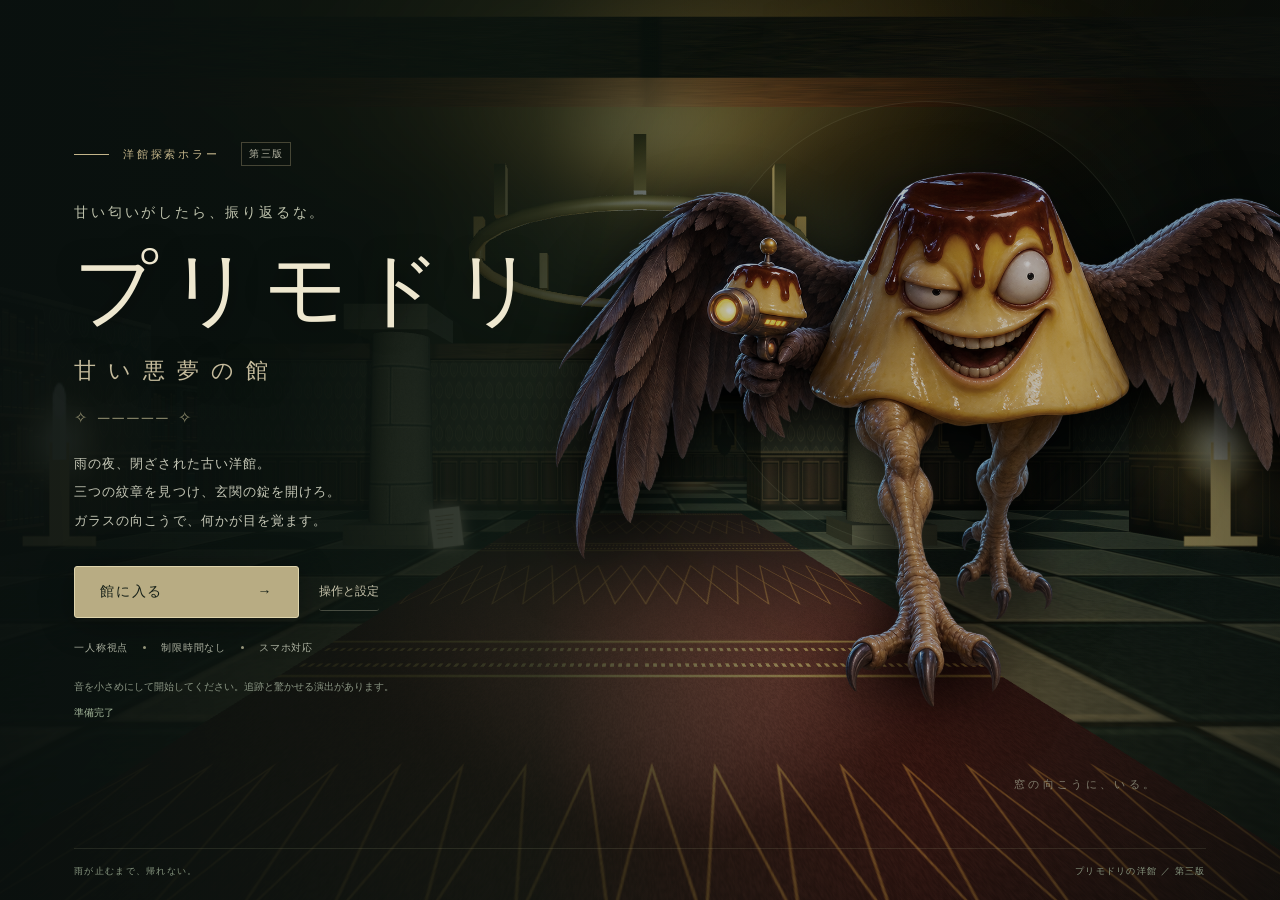
<file: primodori-v3.1.html>
<!doctype html>
<html lang="ja">
<head>
  <meta charset="utf-8">
  <meta name="viewport" content="width=device-width,initial-scale=1,maximum-scale=1,viewport-fit=cover,user-scalable=no">
  <meta name="theme-color" content="#111713">
  <meta name="description" content="不気味な洋館で三つの紋章を探す、一人称ホラーゲーム。ガラスの向こうに、プリモドリがいる。iPhone対応・制限時間なし。">
  <meta name="apple-mobile-web-app-capable" content="yes">
  <meta name="apple-mobile-web-app-status-bar-style" content="black-translucent">
  <title>プリモドリ ― 甘い悪夢の館</title>
  <link rel="stylesheet" href="./style.css?v=3.0">
  <link rel="icon" href="data:image/svg+xml,%3Csvg xmlns='http://www.w3.org/2000/svg' viewBox='0 0 64 64'%3E%3Crect width='64' height='64' rx='14' fill='%23111713'/%3E%3Cpath d='M21 17h22l9 34H12z' fill='%23d8ac57'/%3E%3Cellipse cx='32' cy='18' rx='12' ry='5' fill='%236e371a'/%3E%3Ccircle cx='25' cy='32' r='4' fill='white'/%3E%3Ccircle cx='39' cy='32' r='4' fill='white'/%3E%3C/svg%3E">
</head>
<body>
  <div id="viewport" aria-label="一人称の洋館" role="img"></div>
  <div class="vignette" aria-hidden="true"></div>
  <div id="danger" aria-hidden="true"></div>
  <div id="glass-flash" aria-hidden="true"></div>
  <main id="title-screen" class="screen">
    <div class="title-layout">
      <div class="title-copy">
        <div class="eyebrow"><span class="line"></span> 洋館探索ホラー <span class="edition">第三版</span></div>
        <p class="small-title">甘い匂いがしたら、振り返るな。</p>
        <h1>プリモドリ<span>甘い悪夢の館</span></h1>
        <div class="ornament" aria-hidden="true">✧ ───── ✧</div>
        <p class="intro">雨の夜、閉ざされた古い洋館。<br>三つの紋章を見つけ、玄関の錠を開けろ。<br>ガラスの向こうで、何かが目を覚ます。</p>
        <div class="title-actions">
          <button id="start" class="primary" disabled><span id="load-text">館の扉を開けています…</span><span aria-hidden="true"> →</span></button>
          <button id="open-settings" class="text-button">操作と設定</button>
        </div>
        <div class="title-meta"><span>一人称視点</span><i></i><span>制限時間なし</span><i></i><span>スマホ対応</span></div>
        <p class="sound-note">音を小さめにして開始してください。追跡と驚かせる演出があります。</p>
        <p id="loading-detail" role="status" class="loading-detail">館を読み込んでいます</p>
      </div>
      <div class="title-art" aria-hidden="true"><div class="moon-disc"></div><img src="./assets/primodori.png" alt="" fetchpriority="high"><div class="art-caption">窓の向こうに、いる。</div></div>
    </div>
    <div class="title-footer"><span>雨が止むまで、帰れない。</span><span>プリモドリの洋館 ／ 第三版</span></div>
  </main>
  <div id="hud" hidden>
    <header class="hud-top">
      <div class="place"><span class="eyebrow">現在地</span><strong id="room">玄関ホール</strong><span id="status" class="status">館を探索中</span></div>
      <div class="crest-bar" aria-label="集めた紋章"><span data-crest="moon" title="月の紋章">☾</span><span data-crest="rose" title="薔薇の紋章">✥</span><span data-crest="bird" title="鳥の紋章">♜</span><small id="crest-count">紋章 0 / 3</small></div>
      <div class="top-buttons"><button id="map-button" aria-label="館の地図を開く">地図</button><button id="pause-button" aria-label="一時停止">Ⅱ</button></div>
    </header>
    <div class="objective" id="objective">三つの紋章を探し、玄関に戻る</div>
    <div class="reticle" aria-hidden="true"></div>
    <p id="subtitle" role="status" aria-live="polite"></p>
    <div id="toast" role="status" aria-live="polite"></div>
    <div class="keyboard-hint">移動：W A S D ／ 視点：ドラッグ・矢印 ／ 調べる：E ／ 走る：Shift</div>
    <div id="controls">
      <div id="joystick" role="group" aria-label="移動スティック"><span id="stick-label">移動</span><div id="stick-nub"></div><span class="stick-arrow">⌃</span></div>
      <div id="look-label">右側をなぞって視点を動かす</div>
      <div class="action-stack"><button id="interact" class="interact" disabled>調べる</button><div class="action-row"><button id="run" aria-pressed="false">走る</button><button id="flashlight" aria-label="懐中電灯を切り替える" aria-pressed="true">電灯</button></div></div>
    </div>
  </div>
  <div id="modal" class="modal" hidden>
    <section class="panel" aria-modal="true" role="dialog" aria-labelledby="modal-title">
      <div class="eyebrow" id="modal-kicker">館の記録</div><h2 id="modal-title">一時停止</h2>
      <div id="modal-content"></div>
      <div class="modal-actions" id="modal-actions"></div>
    </section>
  </div>
  <div id="caught" class="caught" hidden><img src="./assets/primodori.png" alt="迫るプリモドリ"><p>プリンに、しちゃうぞ。</p></div>
  <div id="fatal" class="fatal" hidden role="alert"><h2>館の扉を開けませんでした</h2><p id="fatal-detail"></p><button onclick="location.reload()">読み直す</button></div>
  <noscript><div class="fatal"><h2>ゲームにはJavaScriptが必要です</h2><p>Safariの設定でJavaScriptを有効にしてください。</p></div></noscript>
  <script type="module" src="./source/game-v3.1.mjs?v=3.1"></script>
</body>
</html>
</file>
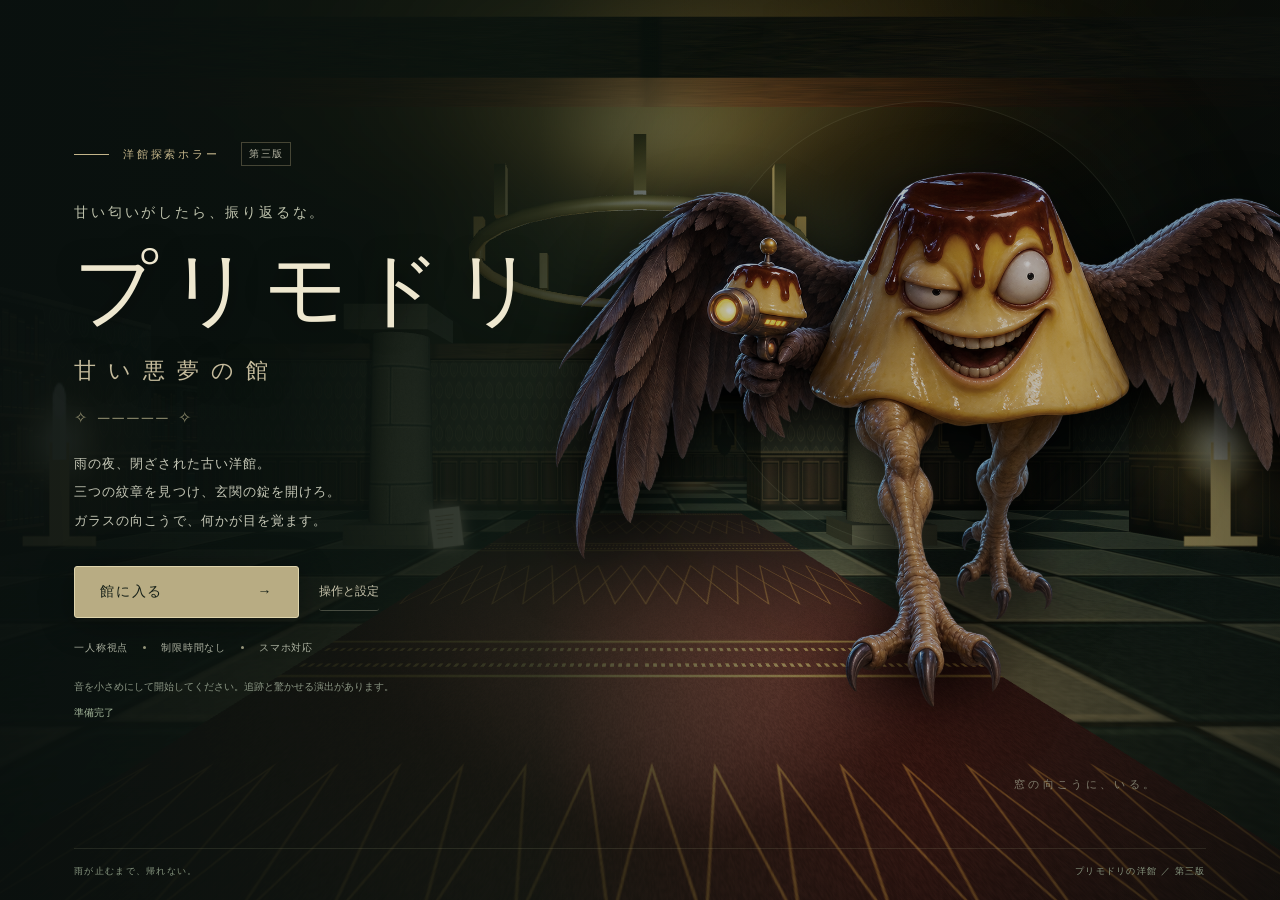
<file: primodori-v3.html>
<!doctype html>
<html lang="ja">
<head>
  <meta charset="utf-8">
  <meta name="viewport" content="width=device-width,initial-scale=1,maximum-scale=1,viewport-fit=cover,user-scalable=no">
  <meta name="theme-color" content="#111713">
  <meta name="description" content="不気味な洋館で三つの紋章を探す、一人称ホラーゲーム。ガラスの向こうに、プリモドリがいる。iPhone対応・制限時間なし。">
  <meta name="apple-mobile-web-app-capable" content="yes">
  <meta name="apple-mobile-web-app-status-bar-style" content="black-translucent">
  <title>プリモドリ ― 甘い悪夢の館</title>
  <link rel="stylesheet" href="./style.css?v=3.0">
  <link rel="icon" href="data:image/svg+xml,%3Csvg xmlns='http://www.w3.org/2000/svg' viewBox='0 0 64 64'%3E%3Crect width='64' height='64' rx='14' fill='%23111713'/%3E%3Cpath d='M21 17h22l9 34H12z' fill='%23d8ac57'/%3E%3Cellipse cx='32' cy='18' rx='12' ry='5' fill='%236e371a'/%3E%3Ccircle cx='25' cy='32' r='4' fill='white'/%3E%3Ccircle cx='39' cy='32' r='4' fill='white'/%3E%3C/svg%3E">
</head>
<body>
  <div id="viewport" aria-label="一人称の洋館" role="img"></div>
  <div class="vignette" aria-hidden="true"></div>
  <div id="danger" aria-hidden="true"></div>
  <div id="glass-flash" aria-hidden="true"></div>
  <main id="title-screen" class="screen">
    <div class="title-layout">
      <div class="title-copy">
        <div class="eyebrow"><span class="line"></span> 洋館探索ホラー <span class="edition">第三版</span></div>
        <p class="small-title">甘い匂いがしたら、振り返るな。</p>
        <h1>プリモドリ<span>甘い悪夢の館</span></h1>
        <div class="ornament" aria-hidden="true">✧ ───── ✧</div>
        <p class="intro">雨の夜、閉ざされた古い洋館。<br>三つの紋章を見つけ、玄関の錠を開けろ。<br>ガラスの向こうで、何かが目を覚ます。</p>
        <div class="title-actions">
          <button id="start" class="primary" disabled><span id="load-text">館の扉を開けています…</span><span aria-hidden="true"> →</span></button>
          <button id="open-settings" class="text-button">操作と設定</button>
        </div>
        <div class="title-meta"><span>一人称視点</span><i></i><span>制限時間なし</span><i></i><span>スマホ対応</span></div>
        <p class="sound-note">音を小さめにして開始してください。追跡と驚かせる演出があります。</p>
        <p id="loading-detail" role="status" class="loading-detail">館を読み込んでいます</p>
      </div>
      <div class="title-art" aria-hidden="true"><div class="moon-disc"></div><img src="./assets/primodori.png" alt="" fetchpriority="high"><div class="art-caption">窓の向こうに、いる。</div></div>
    </div>
    <div class="title-footer"><span>雨が止むまで、帰れない。</span><span>プリモドリの洋館 ／ 第三版</span></div>
  </main>
  <div id="hud" hidden>
    <header class="hud-top">
      <div class="place"><span class="eyebrow">現在地</span><strong id="room">玄関ホール</strong><span id="status" class="status">館を探索中</span></div>
      <div class="crest-bar" aria-label="集めた紋章"><span data-crest="moon" title="月の紋章">☾</span><span data-crest="rose" title="薔薇の紋章">✥</span><span data-crest="bird" title="鳥の紋章">♜</span><small id="crest-count">紋章 0 / 3</small></div>
      <div class="top-buttons"><button id="map-button" aria-label="館の地図を開く">地図</button><button id="pause-button" aria-label="一時停止">Ⅱ</button></div>
    </header>
    <div class="objective" id="objective">三つの紋章を探し、玄関に戻る</div>
    <div class="reticle" aria-hidden="true"></div>
    <p id="subtitle" role="status" aria-live="polite"></p>
    <div id="toast" role="status" aria-live="polite"></div>
    <div class="keyboard-hint">移動：W A S D ／ 視点：ドラッグ・矢印 ／ 調べる：E ／ 走る：Shift</div>
    <div id="controls">
      <div id="joystick" role="group" aria-label="移動スティック"><span id="stick-label">移動</span><div id="stick-nub"></div><span class="stick-arrow">⌃</span></div>
      <div id="look-label">右側をなぞって視点を動かす</div>
      <div class="action-stack"><button id="interact" class="interact" disabled>調べる</button><div class="action-row"><button id="run" aria-pressed="false">走る</button><button id="flashlight" aria-label="懐中電灯を切り替える" aria-pressed="true">電灯</button></div></div>
    </div>
  </div>
  <div id="modal" class="modal" hidden>
    <section class="panel" aria-modal="true" role="dialog" aria-labelledby="modal-title">
      <div class="eyebrow" id="modal-kicker">館の記録</div><h2 id="modal-title">一時停止</h2>
      <div id="modal-content"></div>
      <div class="modal-actions" id="modal-actions"></div>
    </section>
  </div>
  <div id="caught" class="caught" hidden><img src="./assets/primodori.png" alt="迫るプリモドリ"><p>プリンに、しちゃうぞ。</p></div>
  <div id="fatal" class="fatal" hidden role="alert"><h2>館の扉を開けませんでした</h2><p id="fatal-detail"></p><button onclick="location.reload()">読み直す</button></div>
  <noscript><div class="fatal"><h2>ゲームにはJavaScriptが必要です</h2><p>Safariの設定でJavaScriptを有効にしてください。</p></div></noscript>
  <script type="module" src="./source/game.mjs?v=3.0"></script>
</body>
</html>
</file>
<file: style.css>
*{box-sizing:border-box;-webkit-tap-highlight-color:transparent}html,body{margin:0;width:100%;height:100%;height:100dvh;overflow:hidden;background:#101713;color:#e8e2d3;font-family:"Hiragino Kaku Gothic ProN","Yu Gothic",sans-serif;overscroll-behavior:none;touch-action:none;-webkit-user-select:none;user-select:none}button,input,select{font:inherit}button{color:inherit;cursor:pointer;touch-action:manipulation}button:focus-visible{outline:2px solid #dcc793;outline-offset:5px}button:disabled{cursor:default;opacity:.5}button,input,select{pointer-events:auto}button{border:1px solid #c5b88c50;background:#171f1bd9;border-radius:3px}button:hover:not(:disabled){background:#444437b8}button:active:not(:disabled){transform:translateY(1px)}[hidden]{display:none!important}#viewport,#viewport canvas{position:absolute;inset:0;width:100%;height:100%;display:block;touch-action:none}#viewport{background:radial-gradient(ellipse at 70% 40%,#3b4639,#0d1512)}.vignette{position:fixed;inset:0;pointer-events:none;z-index:2;background:radial-gradient(ellipse at 50% 48%,transparent 28%,#07100a33 70%,#020503bd 110%)}#danger{position:fixed;inset:0;pointer-events:none;box-shadow:inset 0 0 16vw #8d281c;opacity:0;z-index:3}#glass-flash{position:fixed;inset:0;background:radial-gradient(ellipse,#b7d4db22,#15263288);opacity:0;z-index:4;pointer-events:none;transition:opacity .8s}#glass-flash.active{opacity:1;transition:none}.screen{position:fixed;inset:0;z-index:10;background:linear-gradient(90deg,#0a110fee 0%,#0d1711c9 42%,#11201724 72%,#10171370);overflow:auto;touch-action:pan-y}.title-layout{max-width:1540px;min-height:100%;margin:auto;padding:7vh max(5.8vw,24px) 10vh;display:flex;align-items:center;position:relative}.title-copy{width:55%;position:relative;z-index:2}.eyebrow{font-size:11px;letter-spacing:.25em;display:flex;align-items:center;gap:14px;color:#c4b58a}.line{display:inline-block;width:35px;height:1px;background:#c4b58a}.edition{font-size:10px;border:1px solid #c4b58a50;padding:4px 7px;letter-spacing:.12em;margin-left:8px;color:#b6b6a4}.small-title{font-family:serif;font-size:14px;letter-spacing:.2em;color:#bfc3ad;margin:38px 0 19px}h1{font-family:"Yu Mincho","Hiragino Mincho ProN",serif;font-weight:500;font-size:clamp(48px,6.4vw,100px);line-height:1.2;letter-spacing:.13em;margin:0;color:#eee7cf;text-shadow:0 2px 24px #0008}h1 span{display:block;font-size:clamp(16px,1.7vw,25px);letter-spacing:.55em;margin-top:18px;color:#c5bb9c}.ornament{color:#8b886a;letter-spacing:.2em;margin:24px 0 23px}.intro{font-size:13px;line-height:2.2;letter-spacing:.08em;color:#c7c9b8}.title-actions{display:flex;gap:20px;align-items:center;margin:30px 0 23px}.primary{background:#b8ac83;color:#162018;border:1px solid #ded4ac;padding:16px 25px;min-width:225px;display:flex;justify-content:space-between;gap:32px;box-shadow:0 5px 35px #0005;font-size:14px;letter-spacing:.12em}.primary:hover:not(:disabled){background:#d1c69d}.text-button{border:0;background:transparent;color:#c9c5ad;font-size:12px;border-bottom:1px solid #c9c5ad50;padding:10px 0}.title-meta{display:flex;align-items:center;gap:15px;font-size:10px;color:#acb1a0;letter-spacing:.08em}.title-meta i{width:3px;height:3px;border-radius:100%;background:#95957a}.sound-note{font-size:10px;color:#8c9785;line-height:1.8;margin-top:23px;max-width:400px}.loading-detail{font-size:10px;color:#a5b79b;min-height:15px}.title-art{position:absolute;left:43%;top:8%;width:60%;height:80%;pointer-events:none}.title-art img{position:absolute;width:110%;height:100%;object-fit:contain;filter:brightness(.76) saturate(.7) drop-shadow(0 20px 30px #000);animation:float 6s ease-in-out infinite}.moon-disc{position:absolute;width:35vw;height:35vw;max-height:70vh;border:1px solid #c7cda81b;border-radius:50%;left:20%;top:4%;background:radial-gradient(ellipse,#a1b09524,transparent 65%);box-shadow:0 0 180px #9ca68417}.art-caption{position:absolute;bottom:0;right:21%;font-family:serif;color:#acb29b;font-size:11px;letter-spacing:.3em;opacity:.65}.title-footer{position:fixed;bottom:max(22px,env(safe-area-inset-bottom));left:5.8vw;right:5.8vw;display:flex;justify-content:space-between;border-top:1px solid #b3b88e24;padding-top:16px;font-size:9px;letter-spacing:.14em;color:#889780;pointer-events:none}#hud{position:fixed;inset:0;z-index:5;pointer-events:none}.hud-top{position:absolute;top:max(20px,env(safe-area-inset-top));left:max(24px,env(safe-area-inset-left));right:max(24px,env(safe-area-inset-right));display:flex;align-items:flex-start;justify-content:space-between;gap:20px;text-shadow:0 2px 5px #000}.place{display:flex;flex-direction:column;gap:5px}.place .eyebrow{font-size:9px;letter-spacing:.2em;color:#cbc7a8}.place strong{font-family:serif;font-weight:400;font-size:23px;letter-spacing:.18em}.status{font-size:10px;color:#acb99c;letter-spacing:.13em;margin-top:4px}.crest-bar{display:flex;align-items:center;gap:12px;background:#111a1599;border:1px solid #c0b38b40;padding:10px 14px;border-radius:3px}.crest-bar>span{font-family:serif;font-size:23px;color:#7a7d6c;border:1px solid #aaa67c25;width:32px;height:36px;text-align:center;opacity:.6}.crest-bar>span.found{color:#f0db9f;background:#dac18021;border-color:#d3bd77;box-shadow:0 0 12px #d3bd7730;opacity:1}.crest-bar small{font-size:10px;letter-spacing:.08em;margin-left:8px;color:#c7c4a9}.top-buttons{display:flex;gap:9px;pointer-events:auto}.top-buttons button{padding:10px 13px;font-size:12px;min-width:42px;min-height:42px;background:#132019af}.objective{position:absolute;top:116px;left:max(24px,env(safe-area-inset-left));font-size:11px;letter-spacing:.09em;color:#e0dfc8;border-left:1px solid #bbae7c;padding:7px 11px;background:linear-gradient(90deg,#18221bb5,transparent);text-shadow:0 1px 4px #000}.reticle{position:absolute;top:50%;left:50%;width:4px;height:4px;border:1px solid #e6e5caa0;border-radius:50%;transform:translate(-50%,-50%);box-shadow:0 0 8px #000}#subtitle{position:absolute;left:15%;right:15%;top:61%;text-align:center;font-family:serif;letter-spacing:.2em;font-size:clamp(16px,2.6vw,27px);color:#e5d2ae;text-shadow:0 2px 5px #000,0 0 20px #000;line-height:1.7}#toast{position:absolute;top:24%;left:15%;right:15%;text-align:center;font-size:13px;letter-spacing:.12em;color:#e0ddbd;text-shadow:0 2px 5px #000}.keyboard-hint{position:absolute;bottom:max(28px,env(safe-area-inset-bottom));left:50%;transform:translateX(-50%);white-space:nowrap;font-size:10px;color:#c3c8b5a8;text-shadow:0 1px 5px #000;background:#101a1450;padding:7px 12px}.action-stack{position:absolute;right:max(25px,env(safe-area-inset-right));bottom:max(45px,env(safe-area-inset-bottom));display:flex;flex-direction:column;gap:12px;align-items:flex-end;pointer-events:auto}.action-row{display:flex;gap:12px}.action-row button{width:65px;height:65px;border-radius:50%;font-size:12px;letter-spacing:.07em;background:#1a251ce0;border:1px solid #d2cbaa80;box-shadow:inset 0 0 18px #0003}.action-row button.active,.action-row button[aria-pressed=true]{border-color:#dac993;background:#4d5035a6}.interact{max-width:250px;min-height:45px;padding:12px 18px;font-size:12px;letter-spacing:.08em;border-color:#e7d5a3;background:#333d29df}.interact:disabled{opacity:.25;background:#11201870;border-color:#a5aa8550}.interact:not(:disabled){box-shadow:0 0 25px #c7bb5d22}#joystick{position:absolute;bottom:max(45px,env(safe-area-inset-bottom));left:max(30px,env(safe-area-inset-left));width:128px;height:128px;border:1px solid #e1dbb360;border-radius:50%;pointer-events:auto;touch-action:none;background:radial-gradient(circle,#cad0a71a,#192b2150);box-shadow:0 5px 25px #0002}#stick-nub{position:absolute;left:43px;top:43px;width:40px;height:40px;background:#c3c5a94d;border:1px solid #e0ddbe90;border-radius:50%;box-shadow:0 2px 20px #0004;pointer-events:none}#stick-label{position:absolute;top:137px;width:100%;text-align:center;font-size:9px;letter-spacing:.2em;color:#bac0a6}.stick-arrow{position:absolute;top:4px;left:57px;color:#d6d5b580;font-size:15px}#look-label{position:absolute;right:max(31px,env(safe-area-inset-right));bottom:218px;font-size:9px;color:#b7c0a29e;letter-spacing:.05em}.modal{position:fixed;inset:0;z-index:30;background:#050b08c9;backdrop-filter:blur(8px);display:grid;place-items:center;padding:24px;touch-action:pan-y;overflow:auto}.panel{width:min(540px,100%);max-height:90dvh;overflow:auto;background:#18211bea;border:1px solid #b5ad7a60;box-shadow:0 20px 80px #0009;padding:34px 37px;touch-action:pan-y}.panel h2{font-family:serif;font-weight:400;font-size:27px;letter-spacing:.15em;margin:20px 0 26px}.panel p{font-size:13px;line-height:2.1;color:#c8cbb7;white-space:pre-line}.panel .note-body{font-family:serif;font-size:15px;line-height:2.1;letter-spacing:.04em}.modal-actions{display:flex;flex-wrap:wrap;gap:12px;margin-top:25px}.modal-actions button{padding:13px 19px;font-size:12px;min-height:46px}.modal-actions button:first-child{background:#c2b58b;color:#17251a;border-color:#e3d8b0}.settings-row{display:flex;align-items:center;justify-content:space-between;gap:20px;margin:17px 0;font-size:12px;color:#d0d2c1}.settings-row select{color:#dedbc3;background:#222d24;border:1px solid #a5aa7760;padding:8px}.settings-row input[type=range]{width:160px;accent-color:#b7b280}.controls-list{display:grid;grid-template-columns:100px 1fr;gap:12px;font-size:12px;line-height:1.7;color:#d1d3c0}.controls-list dt{color:#aeac7e}.controls-list dd{margin:0}#map-canvas{width:100%;max-height:43vh;object-fit:contain;border:1px solid #b2aa6f30;background:#101a13}.legend{display:flex;gap:14px;justify-content:center;font-size:10px;color:#aeb699;margin-top:10px}.caught{position:fixed;inset:0;z-index:22;pointer-events:none;background:#180e08;display:flex;align-items:center;justify-content:center;overflow:hidden}.caught img{width:125%;height:125%;object-fit:contain;filter:contrast(1.3) brightness(.7);animation:lunge .55s ease-out both}.caught p{position:absolute;bottom:14%;font-family:serif;font-size:clamp(24px,5vw,58px);color:#e8c1a1;letter-spacing:.13em;text-shadow:0 2px 12px #000}.fatal{position:fixed;inset:0;z-index:60;background:#17221b;display:flex;align-items:center;justify-content:center;flex-direction:column;text-align:center;padding:30px}.fatal p{line-height:1.8;max-width:500px;font-size:13px}.fatal button{padding:15px 30px;margin:20px}.safe-text{color:#c8dab4!important}.danger-text{color:#edaa84!important}@keyframes float{0%,100%{transform:translateY(0)}50%{transform:translateY(-10px)}}@keyframes lunge{from{transform:scale(.65) rotate(-4deg)}to{transform:scale(1.25) rotate(2deg)}}
.screen{overflow-x:hidden}
@media (pointer:fine){#joystick,#look-label{opacity:.45}.action-stack{bottom:58px}.keyboard-hint{display:block}}
@media (pointer:coarse){.keyboard-hint{display:none}}
@media(max-width:700px){.title-layout{padding:65px 27px 85px;align-items:center}.title-copy{width:100%}.title-art{left:33%;top:6%;width:90%;height:54%;opacity:.42}.title-art img{filter:brightness(.6) saturate(.7)}.title-art .art-caption{display:none}.title-copy .eyebrow{font-size:9px}.small-title{margin-top:48px;font-size:11px}h1{font-size:clamp(43px,11vw,68px)}h1 span{font-size:16px;letter-spacing:.3em}.intro{font-size:12px}.title-actions{gap:17px;margin-top:23px}.primary{min-width:205px;padding:15px 19px;font-size:12px;gap:12px}.text-button{font-size:10px}.title-footer{left:27px;right:27px;font-size:8px}.title-footer span:first-child{display:none}.title-meta{font-size:9px;gap:10px}.hud-top{top:max(14px,env(safe-area-inset-top));left:17px;right:17px;gap:9px}.place strong{font-size:18px;letter-spacing:.08em}.place .eyebrow{font-size:8px}.status{font-size:8px}.crest-bar{padding:7px 8px;gap:5px}.crest-bar>span{font-size:18px;width:23px;height:28px}.crest-bar small{display:none}.top-buttons{gap:6px}.top-buttons button{padding:8px;font-size:10px;min-width:34px;min-height:37px}.objective{top:100px;left:17px;font-size:9px;padding:6px 8px;max-width:85%}.action-stack{right:max(19px,env(safe-area-inset-right));bottom:max(46px,env(safe-area-inset-bottom))}.action-row button{width:59px;height:59px;font-size:11px}#joystick{left:max(24px,env(safe-area-inset-left));width:116px;height:116px}#stick-nub{left:37px;top:37px}#stick-label{top:125px}.stick-arrow{left:51px}#look-label{right:22px;font-size:8px;bottom:207px}.interact{max-width:210px;font-size:11px;padding:11px 12px}#subtitle{left:8%;right:8%;top:57%;font-size:19px}#toast{left:10%;right:10%;font-size:11px;top:25%}.panel{padding:25px 24px}.panel h2{font-size:23px}.panel p{font-size:12px}.controls-list{grid-template-columns:82px 1fr;font-size:11px}.settings-row input[type=range]{width:130px}}
@media(max-height:520px){.title-layout{padding:25px max(35px,env(safe-area-inset-left)) 43px;min-height:100%;align-items:center}.title-copy{width:60%}.title-art{left:45%;top:1%;height:95%;width:58%;opacity:.8}.eyebrow{font-size:9px}.small-title{margin:13px 0 9px;font-size:10px}h1{font-size:44px}h1 span{font-size:13px;margin-top:7px;letter-spacing:.36em}.ornament{margin:9px 0;font-size:10px}.intro{font-size:10px;line-height:1.8}.title-actions{margin:14px 0;gap:18px}.primary{padding:11px 18px;min-width:190px;font-size:11px}.title-meta{font-size:8px}.sound-note{font-size:8px;max-width:380px;margin-top:11px}.loading-detail{font-size:8px;margin:4px 0}.title-footer{padding-top:8px;bottom:10px;font-size:8px}.hud-top{top:max(12px,env(safe-area-inset-top));left:max(21px,env(safe-area-inset-left));right:max(21px,env(safe-area-inset-right))}.place strong{font-size:17px}.status{font-size:8px}.objective{top:87px;left:max(21px,env(safe-area-inset-left));font-size:9px}.crest-bar{padding:5px 10px}.crest-bar>span{height:26px;width:26px;font-size:18px}.top-buttons button{padding:7px 10px;min-height:34px}#joystick{bottom:26px;width:103px;height:103px;left:max(28px,env(safe-area-inset-left))}#stick-nub{left:31px;top:31px}#stick-label{display:none}.stick-arrow{left:44px}.action-stack{bottom:24px;right:max(26px,env(safe-area-inset-right));gap:8px}.action-row button{width:50px;height:50px;font-size:10px}.interact{min-height:36px;padding:8px 12px;font-size:10px}#look-label{bottom:136px;font-size:8px}.keyboard-hint{bottom:20px;font-size:8px}#subtitle{top:53%;font-size:20px}.panel{max-height:93dvh;padding:20px 28px}.panel h2{font-size:23px;margin:12px 0 16px}.panel p{font-size:12px}.modal-actions{margin-top:16px}.modal-actions button{padding:10px 16px;min-height:38px}}
@media(prefers-reduced-motion:reduce){.title-art img,.caught img{animation:none}}
</file>
